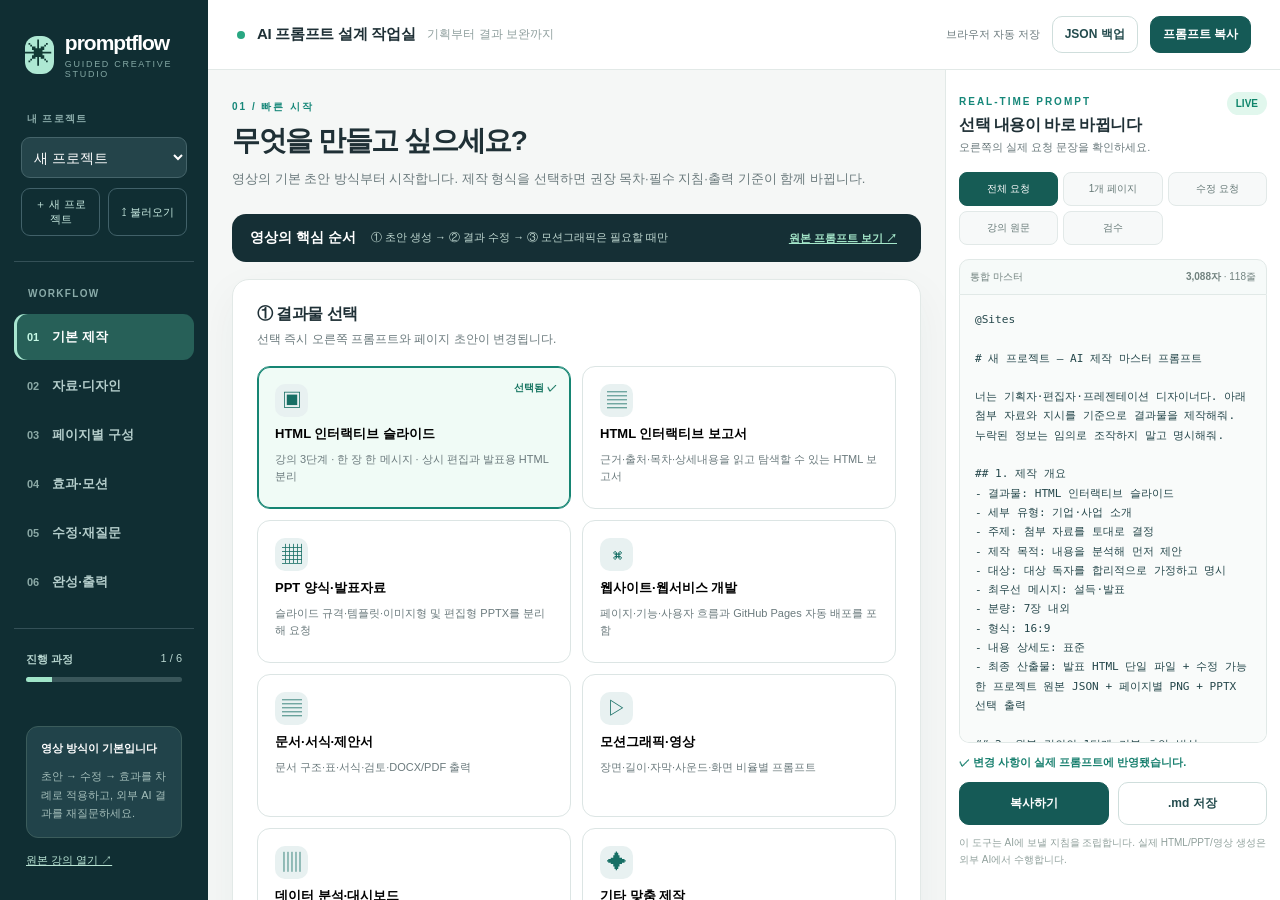
<file: index.html>
<!doctype html>
<html lang="ko">
<head>
<meta charset="utf-8">
<meta name="viewport" content="width=device-width, initial-scale=1">
<meta name="theme-color" content="#132a32">
<meta name="description" content="영상의 3단계 AI 제작법으로 HTML 보고서, 인터랙티브 슬라이드, PPT, 웹서비스 프롬프트를 쉽게 만들고 단계별로 수정하는 프롬프트 설계 스튜디오">
<meta property="og:title" content="PromptFlow Studio — 제작부터 수정까지, AI에게 잘 요청하는 법">
<meta property="og:description" content="HTML·PPT·웹서비스 제작 유형과 페이지를 선택하면 요청서가 실제로 바뀌는 단계별 프롬프트 스튜디오">
<meta property="og:type" content="website">
<meta property="og:url" content="https://ko9ma7.github.io/promptflow-studio/">
<meta property="og:image" content="https://ko9ma7.github.io/promptflow-studio/assets/og-preview.svg">
<link rel="icon" type="image/svg+xml" href="assets/favicon.svg">
<link rel="manifest" href="site.webmanifest">
<title>PromptFlow Studio | AI 제작 프롬프트 작업실</title>
<link rel="stylesheet" href="assets/styles.css">
<script src="assets/catalog.js" defer></script>
<script src="assets/app.js" defer></script>
</head>
<body>
<div class="app-shell">
  <aside class="sidebar" id="sidebar">
    <div class="logo"><span class="logo-mark">✳</span><div><strong>promptflow</strong><small>GUIDED CREATIVE STUDIO</small></div></div>
    <div class="project-area"><label for="projectSelect">내 프로젝트</label><select id="projectSelect" aria-label="프로젝트 선택"></select><div class="project-tools"><button id="newProject">＋ 새 프로젝트</button><button id="importProject">↥ 불러오기</button></div></div>
    <div class="side-title">WORKFLOW</div><nav id="stageNav" aria-label="작업 단계"></nav>
    <div class="side-progress"><div><strong>진행 과정</strong><span id="stageText">1 / 6</span></div><div class="progress-track"><span id="progressBar"></span></div></div>
    <div class="sidebar-bottom"><div class="help-mini"><b>영상 방식이 기본입니다</b><p>초안 → 수정 → 효과를 차례로 적용하고, 외부 AI 결과를 재질문하세요.</p></div><a href="https://youtu.be/byShnblO4Oc" target="_blank" rel="noopener">원본 강의 열기 ↗</a></div>
  </aside>
  <div class="workspace">
    <header class="topbar"><div class="top-left"><span class="mark-live"></span><b>AI 프롬프트 설계 작업실</b><span class="top-sub">기획부터 결과 보완까지</span></div><div class="top-actions"><span class="save-status" id="saveStatus">자동 저장됨</span><button id="headerSave" class="btn secondary small">JSON 백업</button><button id="headerCopy" class="btn small primary">프롬프트 복사</button></div></header>
    <div class="work-columns">
      <main class="main-scroll" id="mainScroller"><div class="main-inner" id="mainView"></div><footer class="step-footer"><button id="prevStep" class="btn secondary">← 이전 단계</button><button id="nextStep" class="btn primary">다음 단계 →</button></footer></main>
      <aside class="live-preview" id="previewPanel" aria-label="실시간 프롬프트 미리보기"><div class="preview-heading"><div><span class="eyebrow">REAL-TIME PROMPT</span><h2>선택 내용이 바로 바뀝니다</h2><p>오른쪽의 실제 요청 문장을 확인하세요.</p></div><span class="live-dot">LIVE</span></div>
        <div class="preview-tabs"><button class="active" data-view="base">전체 요청</button><button data-view="page">1개 페이지</button><button data-view="revision">수정 요청</button><button data-view="original">강의 원문</button><button data-view="check">검수</button></div>
        <div class="prompt-meta"><span id="previewType">통합 마스터</span><span><b id="charCount">0자</b> · <span id="lineCount">0줄</span></span></div>
        <pre id="promptPreview" class="prompt-code" aria-live="polite"></pre><div class="preview-feedback" id="feedback">최신 요청서입니다.</div>
        <div class="preview-actions"><button class="btn primary" data-action="copyPrompt">복사하기</button><button class="btn secondary" data-action="downloadPrompt">.md 저장</button></div>
        <p class="preview-disclaimer">이 도구는 AI에 보낼 지침을 조립합니다. 실제 HTML/PPT/영상 생성은 외부 AI에서 수행합니다.</p>
      </aside>
    </div>
  </div>
</div>
<input id="importJson" type="file" accept="application/json,.json" hidden>
<div role="status" aria-live="polite" class="toast" id="toast"></div>
</body>
</html>
</file>
<file: assets/styles.css>
:root{--ink:#1f3036;--muted:#6b7a7d;--line:#e2e9e7;--bg:#f5f7f6;--paper:#fff;--teal:#116f66;--deep:#112f34;--mint:#dff4ed;--accent:#d9f1e5;--shadow:0 15px 45px rgba(21,52,57,.05);--radius:17px;font-family:Inter,ui-sans-serif,-apple-system,BlinkMacSystemFont,"Pretendard","Apple SD Gothic Neo","Malgun Gothic",sans-serif}*{box-sizing:border-box}html,body{margin:0;min-height:100%;color:var(--ink);background:var(--bg);font-size:14px}button,input,textarea,select{font:inherit}button{cursor:pointer}a{color:inherit}button:disabled{opacity:.35;cursor:not-allowed}button:focus-visible,input:focus-visible,select:focus-visible,textarea:focus-visible,summary:focus-visible{outline:3px solid #8ad4b8;outline-offset:2px} .app-shell{display:flex;min-height:100vh}.sidebar{width:242px;flex:0 0 242px;background:#102e33;color:#dce9e6;min-height:100vh;padding:23px 14px;display:flex;flex-direction:column;position:sticky;top:0;height:100vh}.logo{display:flex;gap:11px;align-items:center;padding:8px 11px 25px}.logo-mark{background:#aee8d3;color:#123b35;width:38px;height:38px;border-radius:12px;display:grid;place-items:center;font-size:28px}.logo strong{color:white;display:block;font-size:21px;letter-spacing:-1px}.logo small{display:block;font-size:9px;letter-spacing:1.7px;color:#83a7a4;margin-top:4px}.project-area{padding:8px 7px 25px;border-bottom:1px solid #345057}.project-area>label,.side-title{display:block;font-size:10px;text-transform:uppercase;letter-spacing:1.3px;color:#8aaba9;font-weight:800;margin:0 6px 11px}.project-area select{width:100%;min-height:41px;border-radius:9px;background:#24444a;border:1px solid #45646a;color:#fff;padding:8px}.project-tools{display:flex;gap:8px;margin-top:10px}.project-tools button{color:#c6e8df;border:1px solid #416169;background:transparent;border-radius:9px;padding:8px;flex:1;font-size:11px}.side-title{margin:26px 14px 12px}.nav-item{width:100%;display:flex;gap:13px;text-align:left;align-items:center;color:#b4cdcb;background:transparent;border:0;padding:14px 13px;margin:3px 0;border-radius:11px}.nav-item span{color:#8ba9a6;font-weight:800;font-size:11px}.nav-item b{font-size:13px;font-weight:600}.nav-item.active{background:#276058;color:#fff;box-shadow:inset 3px 0 0 #a8e6d0}.nav-item.active span{color:#c7f9e6}.nav-item:hover{background:#204850}.side-progress{border-top:1px solid #345057;padding:23px 12px;margin-top:20px}.side-progress>div:first-child{display:flex;justify-content:space-between;color:#b7d5cf;font-size:11px;margin-bottom:10px}.progress-track{height:5px;background:#39565a;border-radius:10px;overflow:hidden}.progress-track span{background:#a0e5c9;height:100%;display:block;width:16.67%;transition:width .3s}.sidebar-bottom{margin-top:auto;font-size:11px;padding:9px 12px}.sidebar-bottom a{color:#b9e4d4;display:inline-block;margin-top:15px}.help-mini{background:#21434a;border:1px solid #3b5c5b;border-radius:12px;padding:14px}.help-mini b{font-size:11px;color:white}.help-mini p{color:#a4beba;line-height:1.7;margin-bottom:0}.workspace{flex:1;min-width:0;display:flex;flex-direction:column}.topbar{min-height:70px;border-bottom:1px solid var(--line);display:flex;align-items:center;justify-content:space-between;gap:10px;padding:12px 29px;background:#fff}.top-left,.top-actions{display:flex;align-items:center;gap:12px}.top-left b{font-size:15px;letter-spacing:-.3px}.top-sub{font-size:12px;color:#90a09f}.mark-live{width:8px;height:8px;background:#29a782;border-radius:50%}.save-status{color:var(--muted);font-size:11px}.btn{background:#155a56;border:1px solid #155a56;color:white;font-weight:700;border-radius:10px;padding:12px 16px;transition:background .15s,transform .15s;white-space:nowrap}.btn:hover{background:#0d4743}.btn.secondary{background:white;color:#234b4d;border-color:#cfdedc}.btn.secondary:hover{background:#e8f3ef}.btn.small{padding:9px 12px;font-size:12px}.btn.tiny{padding:6px 8px;font-size:11px}.work-columns{display:grid;grid-template-columns:minmax(400px,1fr) 370px;min-height:calc(100vh - 70px)}.main-scroll{min-width:0;padding:26px 34px 34px;max-height:calc(100vh - 70px);overflow-y:auto}.main-inner{max-width:870px;margin:0 auto}.stage-head{margin:6px 0 23px}.eyebrow{font-size:10px;letter-spacing:2px;color:#168779;font-weight:900}.stage-head h1{font-size:28px;letter-spacing:-1.4px;margin:9px 0 9px;font-weight:790;line-height:1.3;word-break:keep-all}.stage-head p{line-height:1.75;color:var(--muted);font-size:13px;max-width:750px;margin:0}.panel{background:#fff;border:1px solid var(--line);border-radius:var(--radius);padding:24px;margin-bottom:18px;box-shadow:var(--shadow)}.section-title{display:flex;justify-content:space-between;align-items:flex-start;gap:10px;margin-bottom:17px}.section-title h2{font-size:16px;letter-spacing:-.5px;margin:0 0 5px}.section-title p{margin:0;color:var(--muted);font-size:12px;line-height:1.6}.pill{border-radius:16px;font-size:10px;background:#e8f6f0;color:#167868;font-weight:800;padding:6px 10px;white-space:nowrap}.format-grid{display:grid;grid-template-columns:repeat(2,1fr);gap:11px}.format-card{position:relative;display:flex;align-items:flex-start;flex-direction:column;text-align:left;gap:8px;min-height:143px;padding:17px;border:1.5px solid #dce5e4;border-radius:13px;background:#fff}.format-card.selected{background:#f0fbf6;border-color:#168573;box-shadow:0 0 0 1px #168573 inset}.format-card:hover{border-color:#7dbbb0}.format-card b{font-size:13px}.format-card small{font-size:11px;line-height:1.55;color:var(--muted)}.format-symbol{display:grid;place-items:center;background:#e8f1f1;color:#176f65;width:33px;height:33px;border-radius:10px;font-size:20px}.chosen{position:absolute;right:13px;top:14px;color:#167561;font-size:10px;font-weight:800}.form-grid{display:grid;grid-template-columns:repeat(2,minmax(0,1fr));gap:14px;margin-bottom:14px}.form-grid.three{grid-template-columns:repeat(3,minmax(0,1fr))}.field{display:flex;flex-direction:column;gap:7px;margin-bottom:14px;min-width:0}.field-title{font-size:12px;font-weight:750}.field input,.field select,.field textarea{border:1px solid #d6e1de;background:white;border-radius:10px;padding:11px 12px;outline:0;color:#294044;width:100%;line-height:1.55}.field textarea{resize:vertical;min-height:48px}.field input:focus,.field select:focus,.field textarea:focus{border-color:#3d9a89;box-shadow:0 0 0 2px #b6e6d8}.field input::placeholder,.field textarea::placeholder{color:#9aa9a7}.hint,.muted{font-size:11px;color:#829391;line-height:1.7}.tip{border-left:3px solid #49a990;background:#eef9f4;padding:13px 17px;border-radius:0 12px 12px 0;margin-top:9px}.tip b{font-size:12px;color:#205b51}.tip p{color:#55736d;font-size:11px;line-height:1.7;margin:6px 0 0}.callout{display:flex;align-items:center;gap:15px;border:1px solid #cce4d8;background:#edf9f2;border-radius:14px;padding:15px 18px;margin-bottom:17px}.callout>strong,.callout>b{white-space:nowrap;color:#14564b}.callout span{font-size:11px;color:#536f68;line-height:1.6;flex:1}.video-callout{background:#152f35;color:white;border:0}.video-callout strong{color:white}.video-callout span{color:#c0d8d1}.link-button,.mini-link{border:0;background:transparent;color:#257e73;text-decoration:underline;font-size:11px;font-weight:700}.video-callout .link-button{color:#a5e7ca}.filebox{padding:20px;border:1px dashed #b2d2c7;border-radius:12px;background:#f7fcfa;display:flex;flex-direction:column;gap:8px;align-items:center;text-align:center;margin:14px 0}.filebox input{font-size:11px;max-width:100%}.filebox span{font-weight:700}.filebox small{color:var(--muted)}.file-chip{display:inline-flex;gap:10px;background:#eef4f3;padding:8px;border-radius:8px;font-size:11px;margin:3px}.file-chip button{border:0;background:none;color:#8b5b5b}.toolbar{display:flex;align-items:center;justify-content:space-between;gap:10px;margin-bottom:15px}.button-row{display:flex;gap:8px;flex-wrap:wrap}.page-editor{border:1px solid #dae5e1;border-radius:12px;margin:10px 0;background:#fff;overflow:hidden}.page-editor[open]{box-shadow:0 6px 20px #183a4210}.page-editor summary{display:flex;align-items:center;gap:11px;padding:13px 12px;cursor:pointer;list-style:none;min-height:63px}.page-editor summary::-webkit-details-marker{display:none}.page-index{display:grid;place-items:center;background:#e8f2ef;border-radius:8px;width:35px;height:35px;color:#237968;font-weight:900;font-size:11px}.page-summary{flex:1;min-width:0}.page-summary b{display:block;font-size:13px}.page-summary small{display:block;font-size:10px;color:#788a87;margin-top:5px}.page-actions{display:flex;gap:4px}.page-actions button{border:1px solid #d9e4e1;background:#fff;border-radius:7px;min-width:26px;min-height:27px;color:#456866}.page-body{padding:18px;border-top:1px solid #e4eae9;background:#fcfefd}.mini-preview{padding:13px;background:#eef7f4;border-radius:10px}.mini-preview b{font-size:11px;color:#206c5d}.mini-preview p{font-size:11px;line-height:1.6;color:#56746b;margin:5px 0}.mini-link{margin-top:13px;padding:0}.always-grid,.effects-grid{display:grid;grid-template-columns:repeat(2,1fr);gap:10px}.always-grid>div{padding:15px;border-radius:11px;background:#f4f8f7}.always-grid b,.effect-tile b{display:block;font-size:12px}.always-grid p{font-size:11px;color:#647f77;margin:8px 0 0;line-height:1.6}.effect-tile{display:flex;gap:10px;border:1px solid #dde7e5;border-radius:11px;padding:14px;cursor:pointer}.effect-tile.enabled{background:#eef9f2;border-color:#64ae96}.effect-tile small{display:block;color:#718683;line-height:1.5;font-size:11px;margin-top:6px}.effect-tile input{accent-color:#1e8a74}.inline-check{display:flex;gap:9px;align-items:center;color:#304d48;font-weight:600;font-size:12px;line-height:1.6}.inline-check input{width:auto;accent-color:#177f6e}.recipe-grid{display:grid;grid-template-columns:repeat(2,minmax(0,1fr));gap:9px}.recipe{display:flex;flex-direction:column;gap:6px;text-align:left;background:#fff;border:1px solid #e0e7e4;border-radius:11px;padding:13px}.recipe:hover{border-color:#2a9c84;background:#f6fbf8}.recipe-no{font-size:10px;color:#167b6b;font-weight:800}.recipe strong{font-size:12px}.recipe small{font-size:11px;color:#6d817d;line-height:1.6}.history-item{display:flex;align-items:center;gap:12px;border-bottom:1px solid #e7eded;padding:11px 0}.history-item>span{font-size:11px;font-weight:900;color:#268773}.history-item>div{flex:1}.history-item b{display:block;font-size:11px}.history-item small{color:var(--muted);font-size:10px}.empty{font-size:12px;color:var(--muted);padding:22px;text-align:center}.export-grid{display:grid;grid-template-columns:repeat(3,1fr);gap:10px}.export-card{border:1px solid #dce6e2;border-radius:12px;background:white;padding:17px;text-align:left;min-height:88px}.export-card:hover{border-color:#1f8d79;background:#f5fcf8}.export-card b{display:block;font-size:12px}.export-card small{color:var(--muted);font-size:10px;display:block;margin-top:8px;line-height:1.5}.qa-list{display:grid;grid-template-columns:1fr;gap:8px;margin:15px 0}.qa-list label{display:flex;gap:10px;align-items:flex-start;border-radius:8px;background:#f7faf9;padding:10px;font-size:12px}.qa-list input{accent-color:#19836f}.tiny{font-size:11px}.step-footer{max-width:870px;margin:18px auto 0;display:flex;justify-content:space-between}.live-preview{background:#fff;border-left:1px solid var(--line);max-height:calc(100vh - 70px);position:sticky;top:70px;display:flex;flex-direction:column;min-height:0;padding:25px 19px}.preview-heading{display:flex;align-items:flex-start;justify-content:space-between}.preview-heading h2{font-size:16px;letter-spacing:-.5px;margin:7px 0 4px}.preview-heading p{font-size:11px;color:var(--muted);margin:0 0 17px}.live-dot{color:#0f856b;font-size:10px;border-radius:18px;background:#e1f7ed;padding:6px 9px;font-weight:900}.preview-tabs{display:grid;grid-template-columns:repeat(3,1fr);gap:5px;margin-bottom:14px}.preview-tabs button{border:1px solid #e2e9e8;background:#f7f9f9;color:#667977;font-size:10px;padding:9px 2px;border-radius:8px}.preview-tabs button.active{background:#165c55;color:#fff;border-color:#165c55}.prompt-meta{display:flex;justify-content:space-between;color:#71827f;font-size:10px;padding:10px;border:1px solid #e1e9e7;border-radius:10px 10px 0 0;background:#f6faf9}.prompt-code{margin:0;flex:1;overflow:auto;white-space:pre-wrap;overflow-wrap:anywhere;font-family:ui-monospace,"Cascadia Code","SFMono-Regular",Consolas,"Noto Sans Mono CJK KR",monospace;font-size:11.1px;line-height:1.74;color:#25474b;background:#f9fbfa;padding:15px;border:1px solid #e1e9e7;border-top:0;border-radius:0 0 10px 10px;min-height:185px}.preview-feedback{margin-top:12px;font-size:11px;color:#177f6e;font-weight:650}.preview-actions{display:flex;gap:9px;margin-top:12px}.preview-actions .btn{flex:1;font-size:12px}.preview-disclaimer{font-size:10px;color:#90a09c;line-height:1.65}.live-preview.flash .prompt-code{animation:promptFlash .5s}@keyframes promptFlash{0%{background:#d7f7e5}100%{background:#f9fbfa}}.toast{position:fixed;bottom:25px;left:50%;transform:translate(-50%,20px);background:#183d3d;color:#fff;font-size:12px;padding:12px 19px;border-radius:11px;opacity:0;pointer-events:none;transition:all .2s;z-index:100;box-shadow:0 10px 30px #0002}.toast.show{opacity:1;transform:translate(-50%,0)}@media(max-width:1350px){.sidebar{width:208px;flex-basis:208px}.work-columns{grid-template-columns:minmax(360px,1fr) 335px}.main-scroll{padding:24px}.live-preview{padding:22px 13px}}@media(max-width:1050px){.sidebar{width:190px;flex-basis:190px}.work-columns{display:block}.main-scroll{max-height:none;overflow:visible}.live-preview{position:relative;top:auto;border-left:none;border-top:1px solid var(--line);max-height:none;min-height:540px;margin:0 24px 24px;border-radius:15px}.prompt-code{max-height:470px}.main-inner,.step-footer{max-width:none}}@media(max-width:700px){.app-shell{display:block}.sidebar{width:auto;height:auto;min-height:0;position:relative;padding:12px 15px;display:block}.logo{padding:0 0 9px}.logo strong{font-size:18px}.logo small{font-size:8px}.project-area{padding:9px 0;border-top:1px solid #36535c}.project-area>label,.sidebar-bottom,.side-title,.side-progress{display:none}.project-area select{width:100%}.nav-item{min-width:93px;margin:0;padding:10px;font-size:10px;flex:0 0 auto}.nav-item span{font-size:10px}.nav-item b{font-size:11px}.sidebar nav{display:flex;overflow-x:auto;gap:5px;padding-bottom:3px}.topbar{padding:11px 16px;min-height:55px}.top-left b{font-size:12px}.top-sub,.save-status{display:none}.top-actions{gap:7px}.top-actions .btn{font-size:10px;padding:8px}.main-scroll{padding:18px 13px}.stage-head h1{font-size:22px}.panel{padding:15px;border-radius:13px}.format-grid,.form-grid,.form-grid.three,.always-grid,.effects-grid,.recipe-grid{grid-template-columns:1fr}.format-grid{grid-template-columns:repeat(2,minmax(0,1fr))}.format-card{min-height:152px;padding:12px}.callout{display:block}.callout>*{display:block;margin:6px 0}.page-editor summary{gap:7px}.page-actions{gap:1px}.page-actions button{min-width:24px}.toolbar{display:block}.toolbar .button-row{margin-top:12px}.export-grid{grid-template-columns:1fr}.step-footer{margin-top:20px}.live-preview{margin:0 13px 20px;padding:17px}.preview-tabs{grid-template-columns:repeat(3,1fr)}.prompt-code{max-height:370px}.top-left .mark-live{display:none}}
</file>
